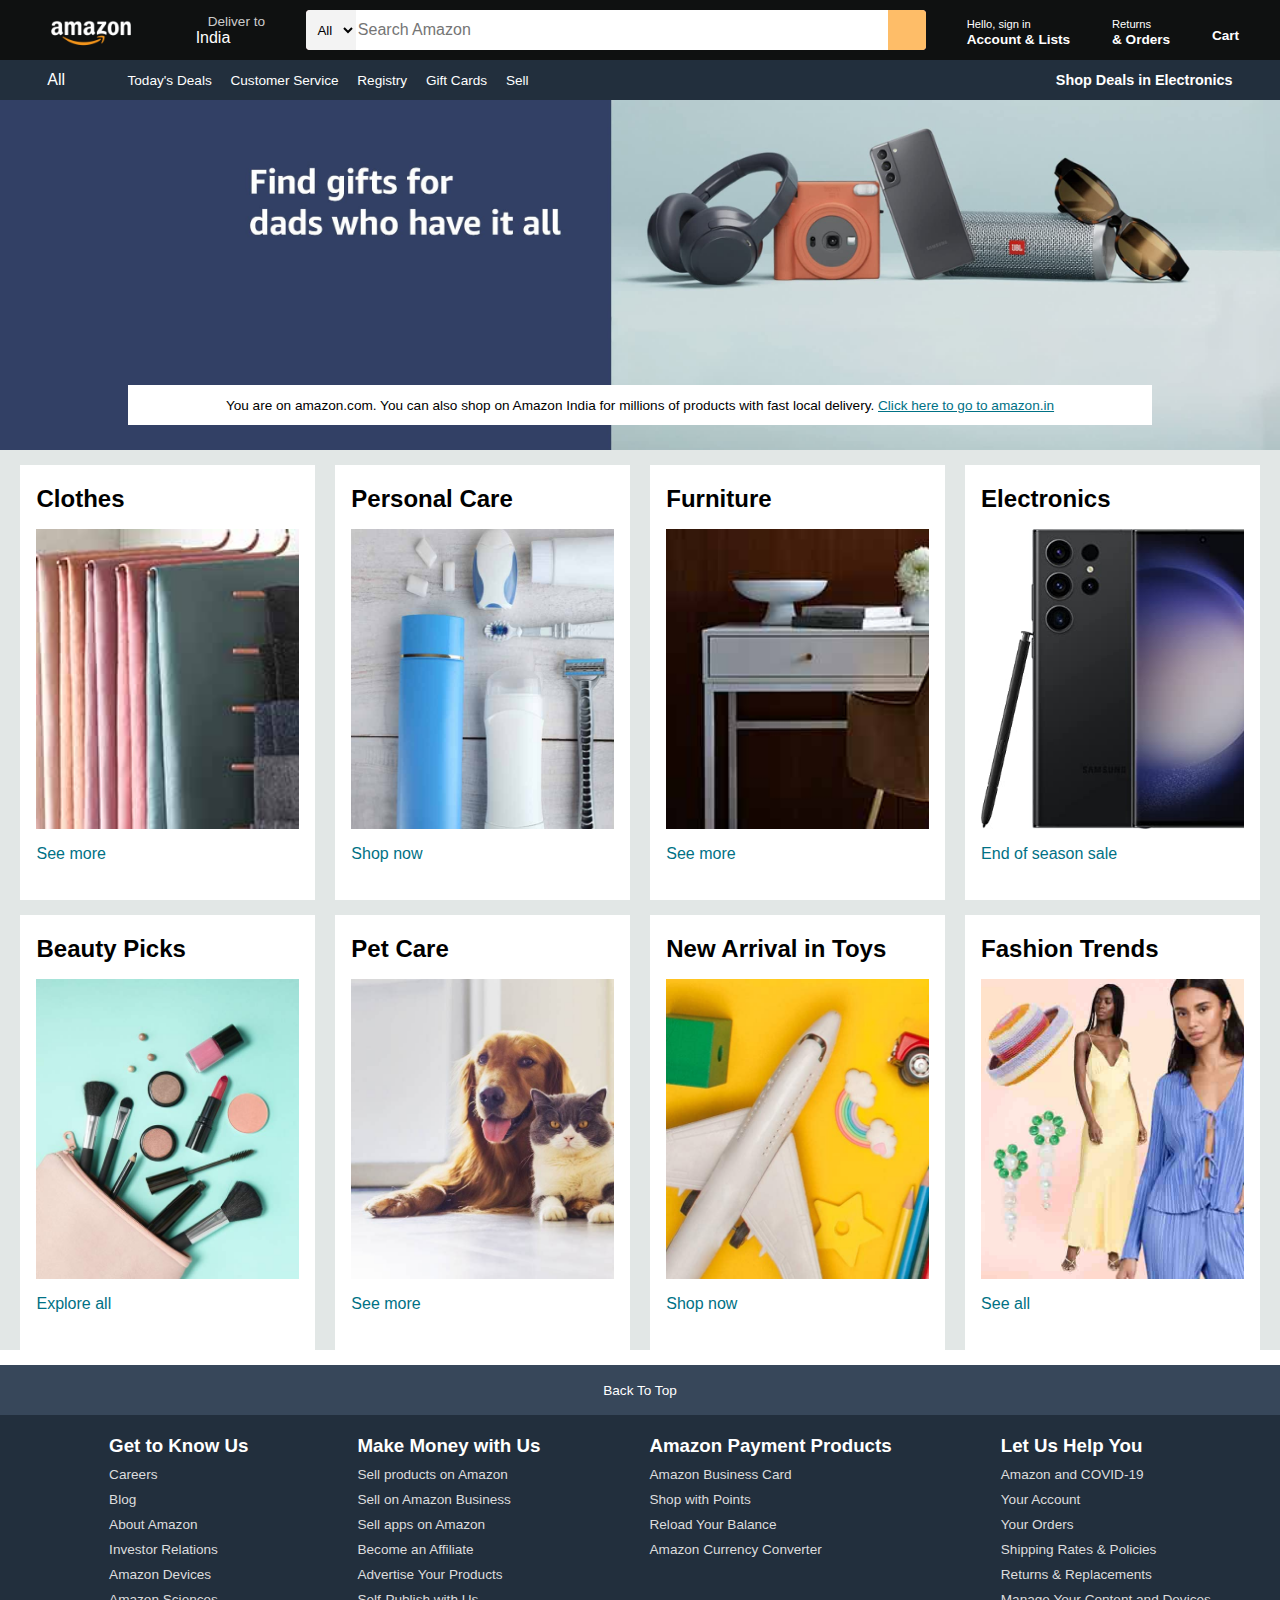
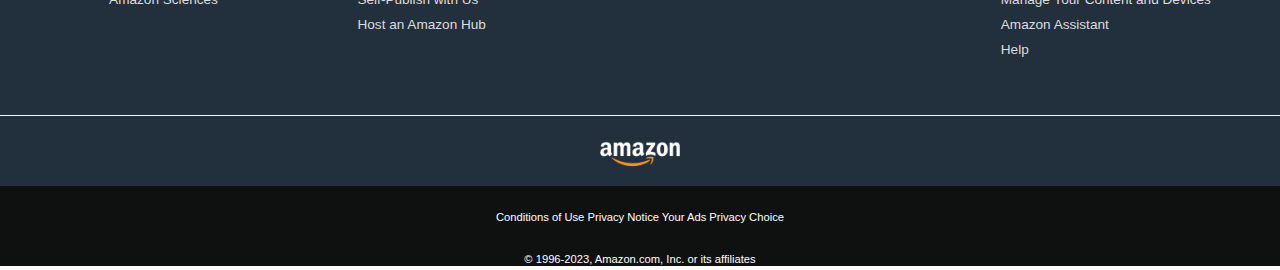
<file: index.html>
<!DOCTYPE html>
<html lang="en">
<head>
    <meta charset="UTF-8">
    <meta name="viewport" content="width=device-width, initial-scale=1.0">
    <title>Amazon</title>
    <link rel="stylesheet" href="style.css">
    <link rel="stylesheet" href="https://cdnjs.cloudflare.com/ajax/libs/font-awesome/6.4.0/css/all.min.css" integrity="sha512-iecdLmaskl7CVkqkXNQ/ZH/XLlvWZOJyj7Yy7tcenmpD1ypASozpmT/E0iPtmFIB46ZmdtAc9eNBvH0H/ZpiBw==" crossorigin="anonymous" referrerpolicy="no-referrer" />
</head>
<body>
    <header>
        <div class="navbar">
             <div class="nav-logo border">
                <div class="logo"></div>  
             </div>

             <div class="nav-address border">
                <p class="add-first">Deliver to</p>
                <div class="add-icon">
                    <i class="fa-solid fa-location-dot"></i>
                    <p class="add-second">India</p>
                </div>
             </div>
             <div class="nav-search">
                <select class="search-select">
                    <option>All</option>
                    <option value="Arts and Craft">Arts and Craft</option>
                    <option value="Automotive">Automotive</option>
                    <option value="Baby">Baby</option>
                    <option value="Beauty & Personal Care">Beauty & Personal Care</option>
                    <option value="Books">Books</option>
                    <option value="Boy's Fashion">Boy's Fashion</option>
                    <option value="Computers">Computers</option>
                    <option value="Deals">Deals</option>
                    <option value="Digital Music">Digital Music</option>
                    <option value="Electronics">Electronics</option>
                    <option value="Girl's Fashion">Girl's Fashion</option>
                    <option value="Health & Household">Health & Household</option>
                    <option value="Industrial & Scientific">Industrial & Scientific</option>
                    <option value="Kindle Store">Kindle Store</option>
                    <option value="Luggage">Luggage</option>
                    <option value="Men's Fashion">Men's Fashion</option>
                    <option value="Pet Supplies">Pet Supplies</option>
                    <option value="Prime Video">Prime Video</option>
                    <option value="Software">Software</option>
                    <option value="Toys & Games">Toys & Games</option>
                    <option value="Video Games">Video Games</option>
                    <option value="Women's Fashion">Women's Fashion</option>
                </select>
                <input placeholder="Search Amazon" class="search-input">
                <div class="search-icon">
                    <i class="fa-solid fa-magnifying-glass"></i>
                </div>
             </div>
             <div class="nav-signin border">
                <p><span>Hello, sign in</span></p>
                <p class="nav-second">Account & Lists</p>
             </div>
             <div class="nav-return border">
                <p><span>Returns</span></p>
                <p class="nav-second">& Orders</p>
             </div>
             <div class="nav-cart border">
                <i class="fa-solid fa-cart-shopping"></i>
                Cart
             </div>
        </div>
        <div class="panel">
            <div class="panel-all">
                <i class="fa-solid fa-bars"></i>
                All
            </div>
            <div class="panel-ops">
                <p>Today's Deals</p>
                <p>Customer Service</p>
                <p>Registry</p>
                <p>Gift Cards</p>
                <p>Sell</p>
            </div>
            <div class="panel-deals">
                Shop Deals in Electronics
            </div>
        </div>

    </header>
    
    <div class="hero-section">
        <div class="hero-msg">
            <p> You are on amazon.com. You can also shop on Amazon India for millions of products with fast local delivery. <a href="https://www.amazon.in/?ref=aisgw_intl_stripe_in"> Click here to go to amazon.in</a></p>
        </div>
    </div>

    <div class="shop-section">
        <div class="box">
            <div class="box-content">
                <h2>Clothes</h2>
                <div class="box-img" style="background-image: url('Amazon Clone (Resources)/box1_image.jpg');"></div>
                <p>See more</p>
            </div>
        </div>
        <div class="box">
            <div class="box-content">
                <h2>Personal Care</h2>
                <div class="box-img" style="background-image: url('Amazon Clone (Resources)/box2_image.jpg');"></div>
                <p>Shop now</p>
            </div>
        </div>
        <div class="box">
            <div class="box-content">
                <h2>Furniture</h2>
                <div class="box-img" style="background-image: url('Amazon Clone (Resources)/box3_image.jpg');"></div>
                <p>See more</p>
            </div>
        </div>
        <div class="box">
            <div class="box-content">
                <h2>Electronics</h2>
                <div class="box-img" style="background-image: url('Amazon Clone (Resources)/box4_image.jpg');"></div>
                <p>End of season sale</p>
            </div>
        </div>
        <div class="box">
            <div class="box-content">
                <h2>Beauty Picks</h2>
                <div class="box-img" style="background-image: url('Amazon Clone (Resources)/box5_image.jpg');"></div>
                <p>Explore all</p>
            </div>
        </div>
        <div class="box">
            <div class="box-content">
                <h2>Pet Care</h2>
                <div class="box-img" style="background-image: url('Amazon Clone (Resources)/box6_image.jpg');"></div>
                <p>See more</p>
            </div>
        </div>
        <div class="box">
            <div class="box-content">
                <h2>New Arrival in Toys</h2>
                <div class="box-img" style="background-image: url('Amazon Clone (Resources)/box7_image.jpg');"></div>
                <p>Shop now</p>
            </div>
        </div>
        <div class="box">
            <div class="box-content">
                <h2>Fashion Trends</h2>
                <div class="box-img" style="background-image: url('Amazon Clone (Resources)/box8_image.jpg');"></div>
                <p>See all</p>
            </div>
        </div>
    </div>

    <footer>
        <div class="foot-panel1">
            Back To Top
        </div>

        <div class="foot-panel2">
            <ul>
                <h3>Get to Know Us</h3>
                <a>Careers</a>
                <a>Blog</a>
                <a>About Amazon</a>
                <a>Investor Relations</a>
                <a>Amazon Devices</a>
                <a>Amazon Sciences</a>
            </ul>
            <ul>
                <h3>Make Money with Us</h3>
                <a>Sell products on Amazon</a>
                <a>Sell on Amazon Business</a>
                <a>Sell apps on Amazon</a>
                <a>Become an Affiliate</a>
                <a>Advertise Your Products</a>
                <a>Self-Publish with Us</a>
                <a>Host an Amazon Hub</a>
            </ul>
            <ul>
                <h3>Amazon Payment Products</h3>
                <a>Amazon Business Card</a>
                <a>Shop with Points</a>
                <a>Reload Your Balance</a>
                <a>Amazon Currency Converter</a>
            </ul>
            <ul>
                <h3>Let Us Help You</h3>
                <a>Amazon and COVID-19</a>
                <a>Your Account</a>
                <a>Your Orders</a>
                <a>Shipping Rates & Policies</a>
                <a>Returns & Replacements</a>
                <a>Manage Your Content and Devices</a>
                <a>Amazon Assistant</a>
                <a>Help</a>
            </ul>
        </div>

        <div class="foot-panel3">
            <div class="logo"></div>
        </div>

        <div class="foot-panel4">
            <div class="pages">
                <a>Conditions of Use</a>
                <a>Privacy Notice</a>
                <a>Your Ads Privacy Choice</a>
            </div>
            <div class="copyright">
                © 1996-2023, Amazon.com, Inc. or its affiliates
            </div>
        </div>
    </footer>
</body>
</html>
</file>
<file: style.css>
*{
    margin: 0;
    font-family: Arial;
    border: border-box;
}

.navbar{
    height: 60px;
    background-color: #0f1111;
    color: white;
    display: flex;
    align-items: center;
    justify-content: space-evenly;
}

.nav-logo{
    height:50px;
    width:110px;
}
.logo{
    background-image: url("Amazon Clone (Resources)/amazon_logo.png");
    background-size: cover;
    height:50px;
    width:100%;
}

.border{
    border: 1.5px solid transparent;
}

.border:hover{
    border: 1.5px solid white;
}

/**box2 **/
.add-first{
    color: #cccccc;
    font-size: 0.85rem;
    margin-left: 15px;
}

.add-second{
    font-size: 1rem;
    margin-left: 3px;
}

.add-icon{
    display: flex;
    align-items: center;
}

/** box3 **/
.nav-search{
    display:flex;
    justify-content: space-evenly;
    background-color: pink;
    width:620px;
    height:40px;
    border-radius: 4px;
}

.search-select{
    background-color: #f3f3f3;
    width: 50px;
    text-align: center;
    border-top-left-radius: 4px;
    border-bottom-left-radius: 4px;
    border: none;
}

.search-input{
    width: 100%;
    font-size: 1rem;
    border: none;
}

.search-icon{
    width: 45px;
    display: flex;
    justify-content: center;
    align-items: center;
    font-size: 1.2rem;
    background-color: #febd68;
    border-top-right-radius: 4px;
    border-bottom-right-radius: 4px;
    color:#0f1111;
}

.nav-search:hover{
    border:2px solid orange;
}

/** box4 **/
span{
    font-size:0.7rem;
}

.nav-second{
    font-size: 0.85rem;
    font-weight: 700;
}

/** box6 **/
.nav-cart i {
    font-size: 30px;
}

.nav-cart{
    font-size: 0.85rem;
    font-weight: 700;
}

/** panel **/
.panel{
    height: 40px;
    background-color: #222f3d;
    display:flex;
    color: white;
    align-items: center;
    justify-content: space-evenly;
}

.panel-ops p{
    display: inline;
    margin-left: 15px;
}

.panel-ops{
    width: 70%;
    font-size: 0.85rem;
}

.panel-deals{
    font-size: 0.9rem;
    font-weight: 700;
}

/** hero section **/
.hero-section{
    background-image: url("Amazon Clone (Resources)/hero_image.jpg");
    height:350px;
    background-size: cover;
    display:flex;
    justify-content: center;
    align-items: flex-end;
}

.hero-msg{
    background-color: white;
    color: black;
    height: 40px;
    display:flex;
    align-items: center;
    justify-content: center;
    font-size: 0.85rem;
    width:80%;
    margin-bottom: 25px;
}

.hero-msg a{
    color:#007185;
}

/** shop section **/

.shop-section{
    display: flex;
    flex-wrap: wrap;
    justify-content: space-evenly;
    background-color: #e2e7e6;
}

.box{
    height: 400px;
    width:23%;
    background-color: white;
    padding: 20px 0px 15px;
    margin-top: 15px;
}

.box-img{
    height: 300px;
    background-size: cover;
    margin-top: 1rem;
    margin-bottom: 1rem;
}

.box-content{
    margin-left: 1rem;
    margin-right: 1rem;
}

.box-content p{
    color:#007185;
}

/** footer **/

footer{
    margin-top: 15px;
}

.foot-panel1{
    background-color: #37475a;
    color: white;
    height: 50px;
    display: flex;
    justify-content: center;
    align-items: center;
    font-size: 0.85rem;
}

.foot-panel2{
    background-color: #222f3d;
    color: white;
    height: 300px;
    display: flex;
    justify-content: space-evenly;
}

ul{
    margin-top: 20px;
}

ul a{
    display: block;
    font-size: 0.85rem;
    margin-top: 10px;
    color: #dddddd;
}

.foot-panel3{
    background-color: #222f3d;
    color: white;
    border-top: 0.5px solid white;
    height: 70px;
    display: flex;
    justify-content: center;
    align-items: center;
}

.logo{
    background-image: url("Amazon Clone (Resources)/amazon_logo.png");
    background-size: cover;
    height: 50px;
    width: 100px;
}

.foot-panel4{
    background-color: #0f1111;
    color: white;
    height: 80px;
    font-size: 0.7rem;
    text-align: center;
}

.pages{
    padding: 25px;
}

.copyright{
    padding: 5px;
}
</file>
